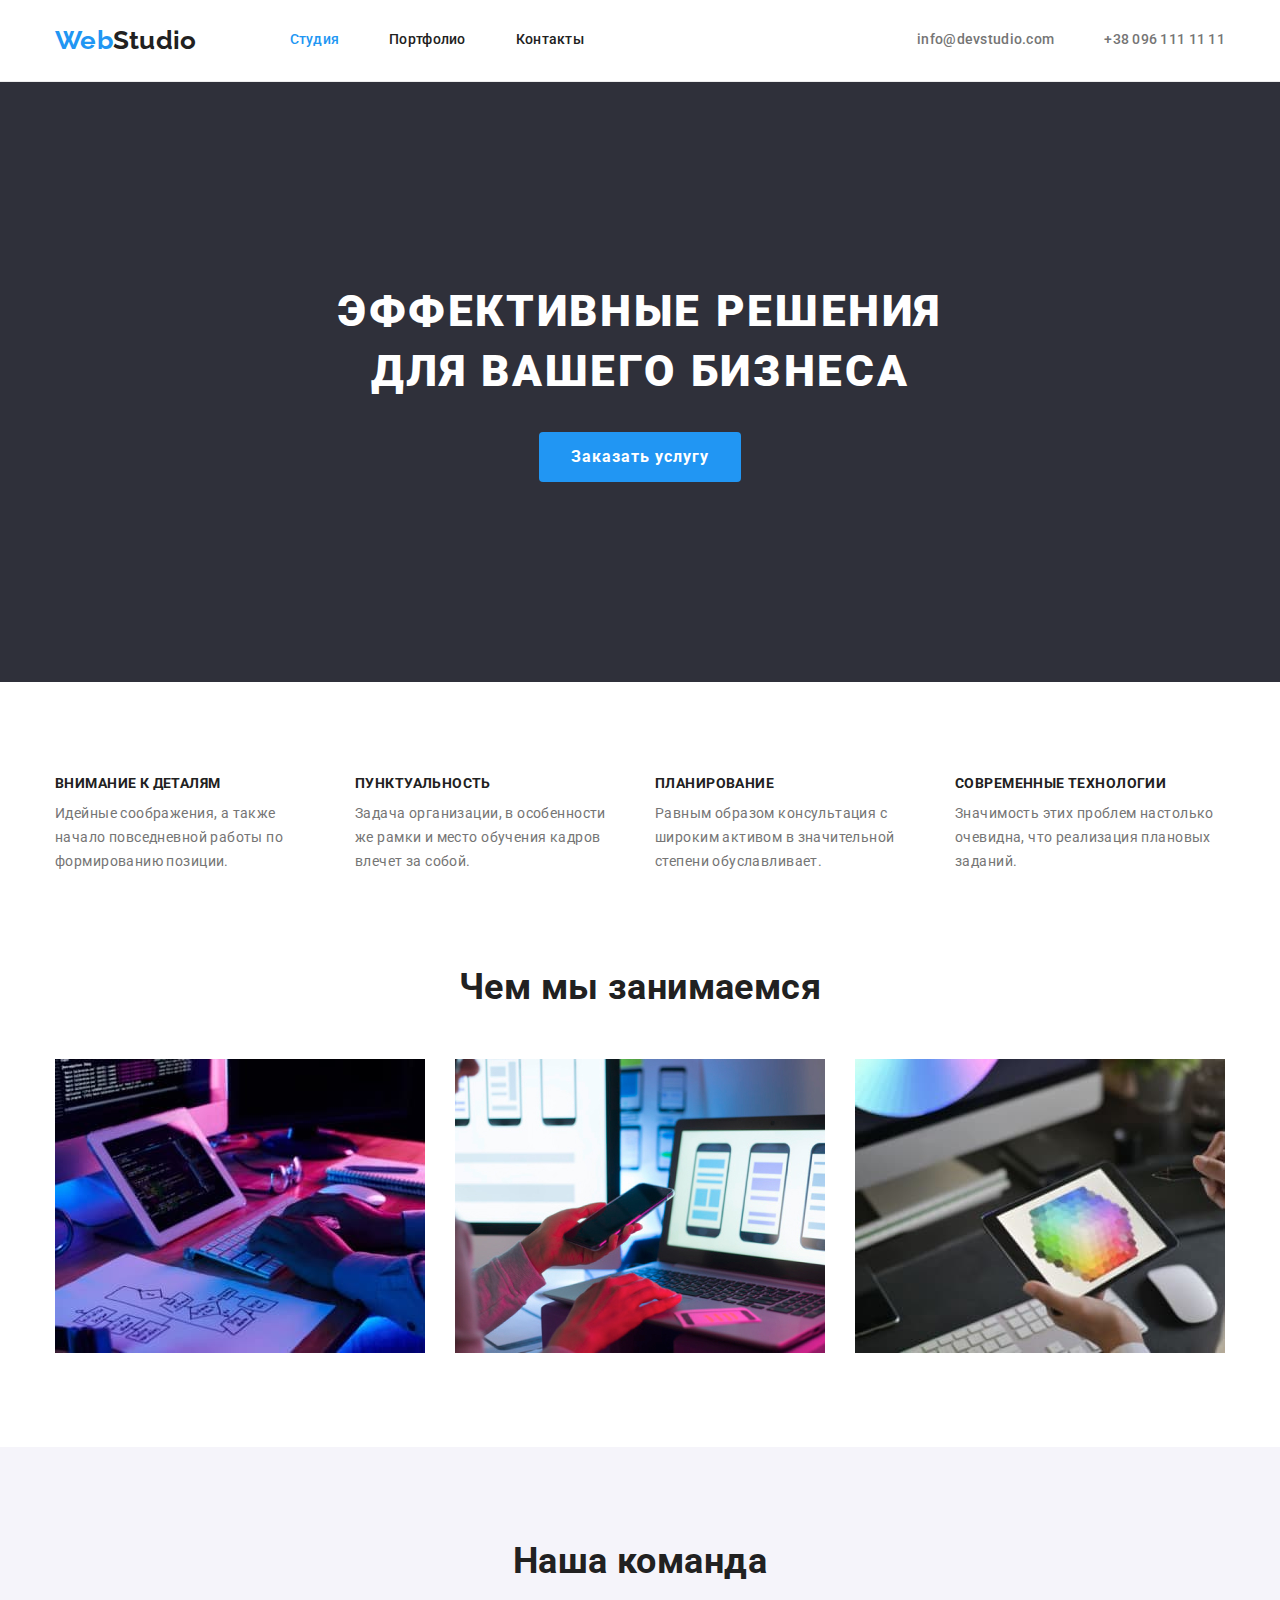
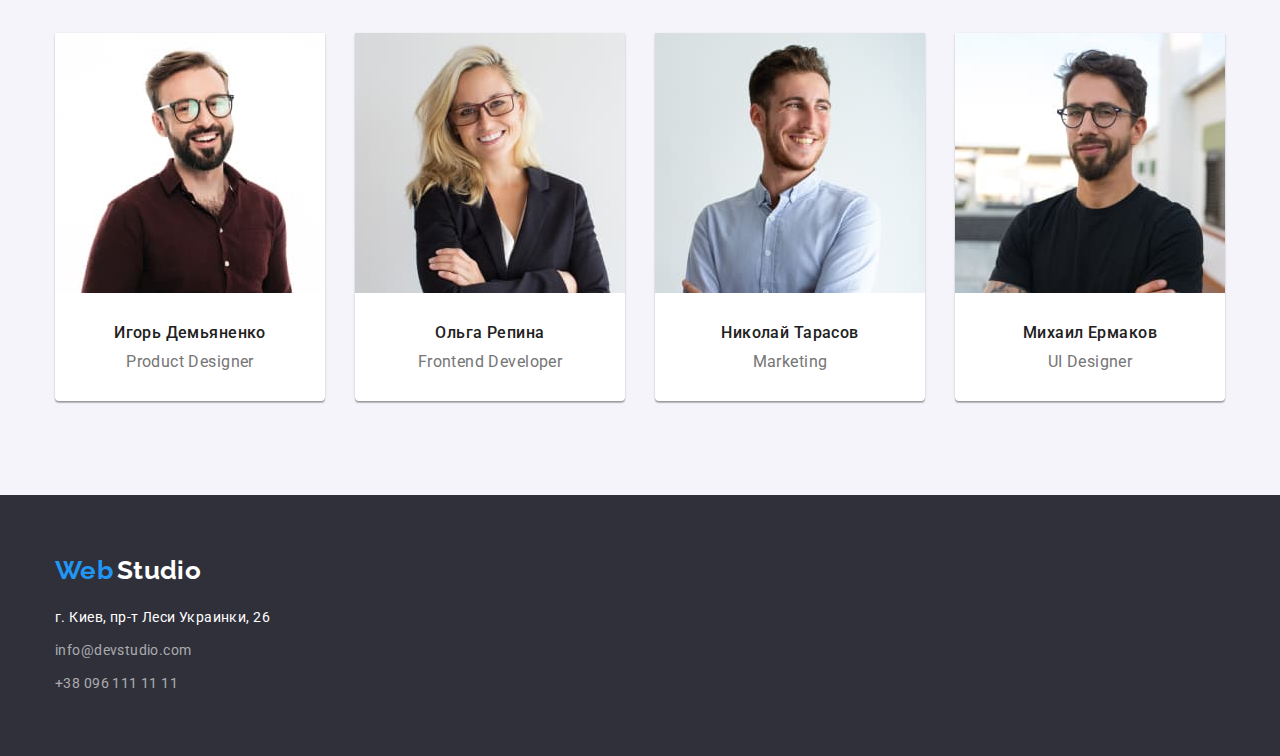
<file: index.html>
<!DOCTYPE html>
<html lang="ru">
<head>
    <meta charset="UTF-8">
    <meta http-equiv="X-UA-Compatible" content="IE=edge">
    <meta name="viewport" content="width=device-width, initial-scale=1.0">
    <title>Web Studio</title>
    <link rel="stylesheet" href="https://cdnjs.cloudflare.com/ajax/libs/modern-normalize/1.0.0/modern-normalize.min.css" />

    <link rel="preconnect" href="https://fonts.googleapis.com">
    <link rel="preconnect" href="https://fonts.gstatic.com" crossorigin>

    <link href="https://fonts.googleapis.com/css2?family=Raleway:wght@700&family=Roboto:wght@400;500;700;900&display=swap" rel="stylesheet">

<link rel="stylesheet" href="./css/styles.css">
</head>
<body>
   
        <header class="page-header">
            <div class="container main-nav">
                <nav class="header-nav">
                    <a href="index.html" class="page-logo link"><span class="logo-active">Web</span><span
                            class="logo">Studio</span></a>
                
                    <ul class="site-nav">
                        <li class="item"><a href="./index.html" class="link current">Студия</a></li>
                        <li class="item"><a href="./portfolio.html" class="link ">Портфолио</a></li>
                        <li class="item"><a href="" class="link">Контакты</a></li>
                    </ul>
                </nav>
                
                    <ul class="auth-nav">
                        <li class="item"><a href="mail:info@devstudio.com" class="link">info@devstudio.com </a></li>
                        <li class="item"><a href="tel:+380961111111" class="link">+38 096 111 11 11 </a></li>
                    </ul>
                
            </div>
           
        
        </header>
       
    <main>
        <section class="hero">
            <div class="container">
                <h1 class="hero-title">Эффективные решения для вашего бизнеса</h1>
                <button type="button" class="hero-btn"> Заказать услугу </button>
            </div>
        </section>

        

        <section class="section benefits">
            <div class="container">
                <h2 class=" visually-hidden">Преимущества</h2>
                <ul class="section-list">
                    <li class="item">
                        <h3 class="title">Внимание к деталям</h3>
                        <p class="text">Идейные соображения, а также начало повседневной работы по формированию позиции.</p>
                    </li>
                    <li class="item">
                        <h3 class="title">Пунктуальность</h3>
                        <p class="text">Задача организации, в особенности же рамки и место обучения кадров влечет за собой.</p>
                    </li>
                    <li class="item">
                        <h3 class="title">Планирование</h3>
                        <p class="text">Равным образом консультация с широким активом в значительной степени обуславливает.</p>
                    </li>
                    <li class="item">
                        <h3 class="title">Современные технологии</h3>
                        <p class="text">Значимость этих проблем настолько очевидна, что реализация плановых заданий.</p>
                    </li>
                </ul>
            </div>
        </section>

        <section class="section works">
            <div class="container">
            
                <h2 class="works-title">Чем мы занимаемся</h2>
                <ul class="works-list">
                    <li class="item"><img src="./images/img1.jpg" alt="Человек печатает на клавиатуре" width="370" height="294"></li>
                    <li class="item"><img src="./images/img2.jpg" alt="Человек работает с ноутбуком" width="370" height="294"></li>
                    <li class="item"><img src="./images/img3.jpg" alt="Человек работает с планшетом" width="370" height="294"></li>
                </ul>
            </div>
        </section>

        <section class="section team">
              <div class="container">
                <h2 class="team-title">Наша команда</h2>
                <ul class="team-list">
                    <li class="item">
                        <img src="./images/photo-1.jpg" alt="Куратор" class="imag">
                        <h3 class="title">Игорь Демьяненко</h3>
                        <p lang="en" class="text">Product Designer</p>
                    </li>
                    <li class="item">
                        <img src="./images/photo-2.jpg" alt="Разработчик" class="imag">
                        <h3 class="title">Ольга Репина</h3>
                        <p lang="en" class="text">Frontend Developer</p>
                    </li>
                    <li class="item">
                        <img src="./images/photo-3.jpg" alt="Маркетолог" class="imag">
                        <h3 class="title">Николай Тарасов</h3>
                        <p lang="en" class="text">Marketing</p>
                    </li>
                    <li class="item">
                        <img src="./images/photo-4.jpg" alt="Дизайнер" class="imag">
                        <h3 class="title">Михаил Ермаков</h3>
                        <p lang="en" class="text">UI Designer</p>
                    </li>
                </ul>

           
      
              </div>      
                
            
        </section>
    </main>

<footer class="group">
    <div class="container">
        <a href="index.html" class="foot-logo link"> <span class="logo-active">Web</span> <span class="logo">Studio</span></a>
        <address class="place">
            <ul class="menu">
                <li class="item"><a href="https://goo.gl/maps/wAKZmXzCCc5WXMGi8" target="blank" rel="noopener nofollow noreferrer"
                        class="home-link link">
                        г. Киев, пр-т Леси Украинки, 26</a></li>
                <li class="item"><a href="mail:info@devstudio.com" class="link-direction link">info@devstudio.com</a></li>
                <li class="item"><a href="tel:+380961111111" class="link-direction link">+38 096 111 11 11</a></li>
            </ul>
        </address>

    </div>
</footer>

</body>
</html>
</file>
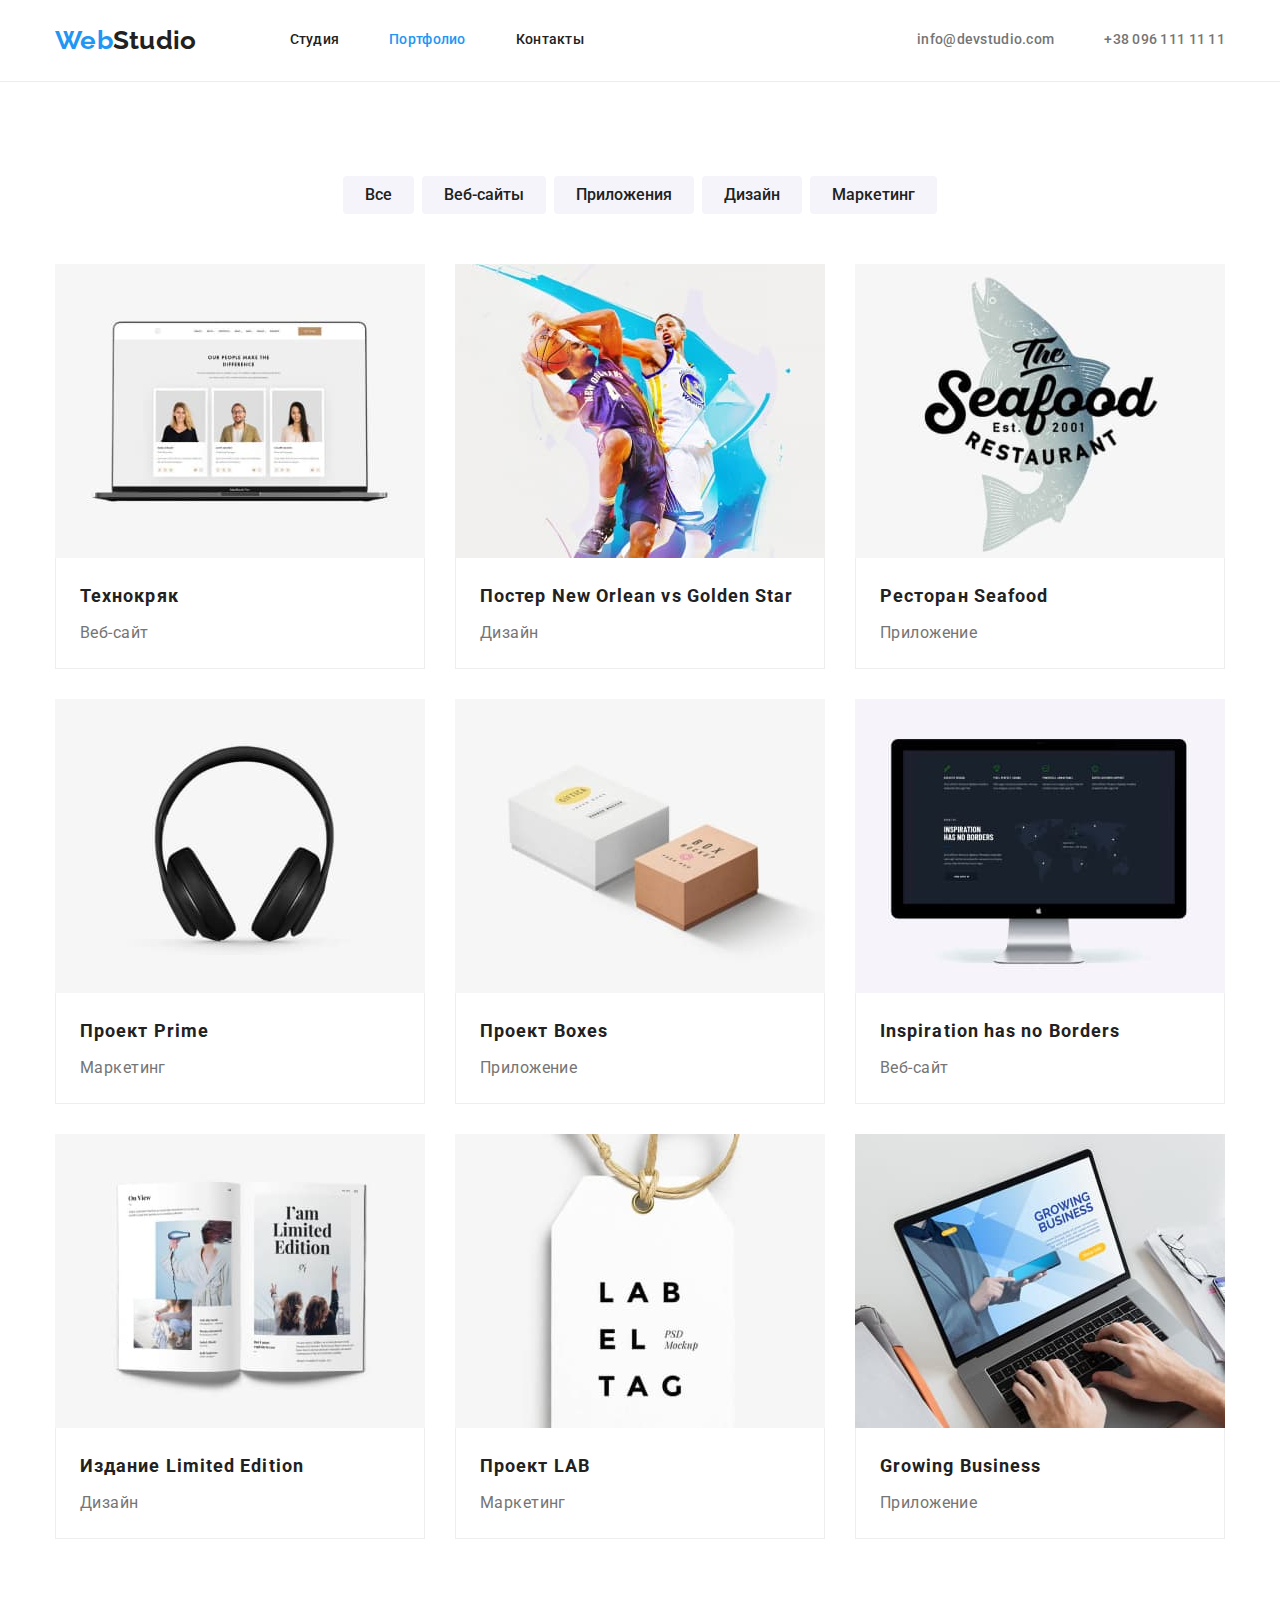
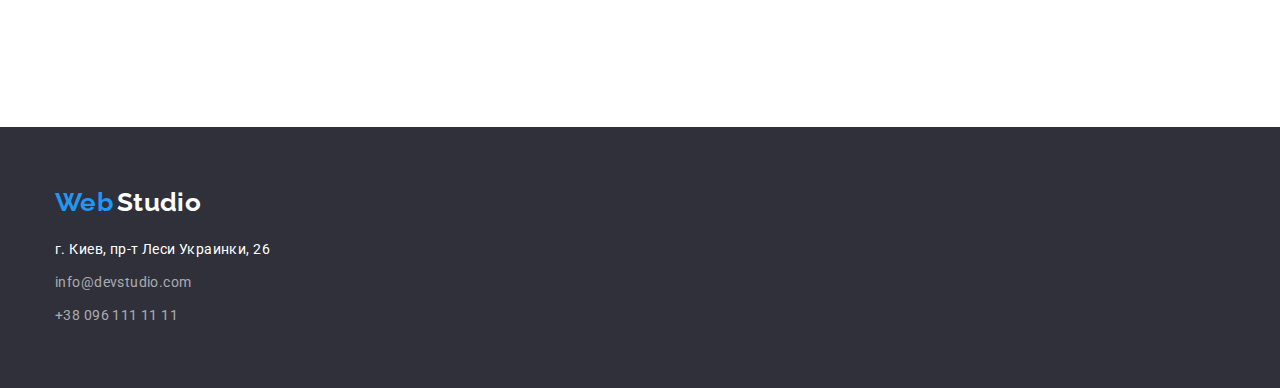
<file: portfolio.html>
<!DOCTYPE html>
<html lang="ru">
<head>
    <meta charset="UTF-8">
    <meta http-equiv="X-UA-Compatible" content="IE=edge">
    <meta name="viewport" content="width=device-width, initial-scale=1.0">
    <title>Web Studio</title>
    <link rel="stylesheet" href="https://cdnjs.cloudflare.com/ajax/libs/modern-normalize/1.0.0/modern-normalize.min.css" />

    <link rel="preconnect" href="https://fonts.googleapis.com">
    <link rel="preconnect" href="https://fonts.gstatic.com" crossorigin>

    <link href="https://fonts.googleapis.com/css2?family=Raleway:wght@700&family=Roboto:wght@400;500;700;900&display=swap"
          rel="stylesheet">
    <link rel="stylesheet" href="./css/styles.css">
    
</head>
<body>
        <header class="page-header">
            <div class="container main-nav">
                <nav class="header-nav">
                    <a href="index.html" class="page-logo link"><span class="logo-active">Web</span><span
                            class="logo">Studio</span></a>
        
                    <ul class="site-nav">
                        <li class="item"><a href="./index.html" class="link">Студия</a></li>
                        <li class="item"><a href="./portfolio.html" class="link current ">Портфолио</a></li>
                        <li class="item"><a href="" class="link">Контакты</a></li>
                    </ul>
                </nav>
        
                <ul class="auth-nav">
                    <li class="item"><a href="mail:info@devstudio.com" class="link">info@devstudio.com </a></li>
                    <li class="item"><a href="tel:+380961111111" class="link">+38 096 111 11 11 </a></li>
                </ul>
        
            </div>
        
        
        </header>

        <main>

         <section class="section">
                
        
             <div class="container">
                 <h1 class="visually-hidden">Портфолио</h1>
                                
                <ul class="btn-list">
                    <li class="item"><button type="button" class="btn">Все</button></li>
                    <li class="item"><button type="button" class="btn">Веб-сайты</button></li>
                    <li class="item"><button type="button" class="btn">Приложения</button></li>
                    <li class="item"><button type="button" class="btn">Дизайн</button></li>
                    <li class="item"><button type="button" class="btn">Маркетинг</button></li>
                 </ul>


                <ul class="port-list">
                    <li class="item">
                        <a href="" class="link">
                            <img src="./images/portfolio-1.jpg" alt="наши люди" width="370">
                               <div class="card">
                                    <h2 class="port-title">Технокряк</h2>
                                    <p class="port-text">Веб-сайт</p>
                               </div> 
                           
                        </a>
                    </li>
                    <li class="item">
                        <a href="" class="link">
                            <img src="./images/portfolio-2.jpg" alt="два баскетболиста" width="370">
                                <div class="card">
                                    <h2 class="port-title">Постер New Orlean vs Golden Star</h2>
                                    <p class="port-text">Дизайн</p>
                                </div>
                            
                        </a>
                    </li>
                    <li class="item">
                        <a href="" class="link">
                            <img src="./images/portfolio-3.jpg" alt="ресторан морепродуктов" width="370">
                                <div class="card">
                                    <h2 class="port-title">Ресторан Seafood</h2>
                                    <p class="port-text">Приложение</p>
                                </div>
                           
                        </a>
                    </li>
                    <li class="item">
                        <a href="" class="link">
                            <img src="./images/portfolio-4.jpg" alt="наушники" width="370">
                                <div class="card">
                                    <h2 class="port-title">Проект Prime</h2>
                                    <p class="port-text">Маркетинг</p>
                                </div>
                            
                        </a>
                    </li>
                    <li class="item">
                        <a href="" class="link">
                            <img src="./images/portfolio-5.jpg" alt="две коробки" width="370">
                                <div class="card">
                                    <h2 class="port-title">Проект Boxes</h2>
                                    <p class="port-text">Приложение</p>
                                </div>
                            
                        </a>
                    </li>
                    <li class="item">
                        <a href="" class="link">
                            <img src="./images/portfolio-6.jpg" alt="монитор" width="370">
                                <div class="card">
                                    <h2 class="port-title">Inspiration has no Borders</h2>
                                    <p class="port-text">Веб-сайт</p>
                                </div>
                            
                        </a>
                    </li>
                    <li class="item">
                        <a href="" class="link">
                            <img src="./images/portfolio-7.jpg" alt="книга" width="370">
                                <div class="card">
                                    <h2 class="port-title">Издание Limited Edition</h2>
                                    <p class="port-text">Дизайн</p>
                                </div>
                           
                        </a>
                    </li>
                    <li class="item">
                        <a href="" class="link">
                            <img src="./images/portfolio-8.jpg" alt="бирка" width="370">
                                <div class="card">
                                    <h2 class="port-title">Проект LAB</h2>
                                    <p class="port-text">Маркетинг</p>
                                </div>
                            
                        </a>
                    </li>
                    <li class="item">
                        <a href="" class="link">
                            <img src="./images/portfolio-9.jpg" alt="ноутбук" width="370">
                                <div class="card">
                                    <h2 class="port-title">Growing Business</h2>
                                    <p class="port-text">Приложение</p>
                                </div>
                         
                        </a>
                    </li>
                </ul>
             </div> 
            </section>
        </main>

    <footer class="group">
        <div class="container">
            <a href="index.html" class="foot-logo link"> <span class="logo-active">Web</span> <span
                    class="logo">Studio</span></a>
            <address class="place">
                <ul class="menu">
                    <li class="item"><a href="https://goo.gl/maps/wAKZmXzCCc5WXMGi8" target="blank"
                            rel="noopener nofollow noreferrer" class="home-link link">
                            г. Киев, пр-т Леси Украинки, 26</a></li>
                    <li class="item"><a href="mail:info@devstudio.com" class="link-direction link">info@devstudio.com</a>
                    </li>
                    <li class="item"><a href="tel:+380961111111" class="link-direction link">+38 096 111 11 11</a></li>
                </ul>
            </address>
    
        </div>
    </footer>
</body>
</html>
</file>
<file: css/styles.css>
:root{
    --primary-text-color: #757575;
    --title-text-color:#212121;
    --accent-color:#2196F3;
    --second-accent-color:#188CE8;
    --white-text-color: #FFFFFF;
    --primary-background-color:#FFFFFF; 
    --second-background-color:#2F303A;
    --third-background-color:#F5F4FA;
    --footer-color:rgba(255, 255, 255, 0.6);
}

body{
    font-family: 'Roboto',sans-serif;
    background-color: var(--primary-background-color);
    color: var(--primary-text-color);
    font-size: 14px;
    letter-spacing: 0.03em;
    
}
img{
    display: block;
    min-width: 100%;
    height: auto;
}

ul{
    padding: 0;
    margin: 0;
    list-style: none;
}

h1,
h2,
h3,
h4,
h5,
h6,
p{
    margin: 0;
    padding: 0;
}

.link{
    text-decoration: none;
}

.container {
    width: 1200px;
    margin: 0 auto;
    padding: 0 15px;

    /* outline: 2px solid tomato; */
}

.section {
    padding: 94px 0;
}
/* ---------------------logo----------------- */
.page-logo:focus{
    color: var(--accent-color);
}

.page-logo{
    padding-top: 25px;
    padding-bottom: 25px;
}

.logo-active{
    color: var(--accent-color);

    font-family:'Raleway',sans-serif;
    font-weight: 700;
    font-size: 26px;
    line-height: 1.19;
}

.logo{
    color: var(--title-text-color);

    font-family:'Raleway',sans-serif;
    font-weight: 700;
    font-size: 26px;
    line-height: 1.19; 
}
/* --------------------header-------------------- */

.page-header{
    border-bottom: 1px solid #ECECEC;

    font-weight: 500;
    line-height: 1.14;
    letter-spacing: 0.02em;
}

/* main-nav */
.main-nav{
    display: flex;
    align-items: center;
}

.header-nav{
    display: flex;
}

.site-nav .link {
    display: block;
    padding-top: 32px;
    padding-bottom: 32px;

    color: var(--title-text-color);
}

.site-nav{
    display: flex;
    margin-left: 93px;
}

.site-nav .item+ .item{
    margin-left: 50px;
}

/* auth-nav */

.auth-nav{
    padding-top: 32px;
    padding-bottom: 32px;
    display: flex;
 
    margin-left: auto;
}

.auth-nav .item+.item{
    margin-left: 50px;
}

.auth-nav .link {
    padding-top: 32px;
    padding-bottom: 32px;

    color: var(--primary-text-color);
}

.site-nav .link:hover,
.site-nav .link:focus,
.auth-nav .link:focus,
.auth-nav .link:hover {
    color: var(--accent-color);     
}

.site-nav .current{
    color: var(--accent-color);
}

/* ---------------hero--------------------- */
.hero{
    background-color:var(--second-background-color);
}

.hero{
    padding-top: 200px;
    padding-bottom: 200px;
    text-align: center;
}

.hero-title{
    width: 696px;
    margin: 0 auto;
    margin-bottom: 30px;

    color: var(--white-text-color); 

    font-weight: 900;
    font-size: 44px;
    line-height: 1.36;
    letter-spacing: 0.06em;
    text-transform: uppercase;
    
}

.hero-btn{
    padding: 10px 32px;
    border-radius: 4px;
    border: none;

    background-color: var(--accent-color);
    color: var(--white-text-color);

    font-weight: 700;
    font-size: 16px;
    line-height: 1.88;
    letter-spacing: 0.06em;

    font-family: inherit;
    cursor: pointer;
   }

.hero-btn:hover, 
.hero-btn:focus{
    background-color: var(--second-accent-color);
}

/* -----------------visually-hidden------------------- */
.visually-hidden{
    position: absolute;
    width: 1px;
    height: 1px;
    margin: -1px;
    border: 0;
    padding: 0;
    clip: rect(0 0 0 0);
    overflow: hidden;
}
/* --------------benefits--------------------------- */

.benefits,
.works{
    background-color:var(--primary-background-color);
}

.section-list{
    display: flex;
}

.section-list .item+.item{
    margin-left: 30px;
}

.benefits .title{
    margin-bottom: 10px;

    color:var(--title-text-color);

    font-size: 14px;
    font-weight: 700;
    line-height: 1.14;
    text-transform: uppercase;
}

.benefits .text{
    width: 270px;
    color: var(--primary-text-color);

    line-height: 1.71;
}

.benefits {
    padding: 94px 0;
    text-align: left;
 }

 .benefits{
     padding-bottom: 0;
 }
/* ----------------works-------------------------- */

.team-title,
.works-title{
    margin-bottom: 50px;

    color: var(--title-text-color);

    font-weight: 700;
    font-size: 36px;
    line-height: 1.16;
    text-align: center; 
}
.works-list{
    display: flex;
}

.works-list .item+.item{
    margin-left: 30px;
}
.works{
    padding: 94px 0;
}
/* ----------------team----------------------------- */

.team{
    padding: 94px 0;

    background-color: var(--third-background-color);
}

.imag{
    margin-bottom: 30px;
}

.team .title {
   
    margin-bottom: 10px;

    font-weight: 500;
    font-size: 16px;
    line-height: 1.19;
     text-align: center;
    color: var(--title-text-color); 
}

.team-list{
    display: flex;
}

.team-list .item+.item{
    margin-left: 30px;
}

.team-list .item{
    background-color: var(--white-text-color);
    box-shadow: 0px 1px 3px rgba(0, 0, 0, 0.12),
    0px 1px 1px rgba(0, 0, 0, 0.14),
    0px 2px 1px rgba(0, 0, 0, 0.2);
    border-radius: 0px 0px 4px 4px;

    width: 270px;
    height: 368px;
    left: 215px;
    top: 1635px;
}

.team .text{
    
    margin-bottom: 30px;
    font-weight: 400;
    font-size: 16px;
    line-height: 1.19;
    text-align: center;
    color:var(--primary-text-color);
}
/* -------------footer-------------- */
.group {
    padding-top: 60px;
    padding-bottom: 60px;
    background-color: var(--second-background-color);
}

.group .logo{
    color: var(--white-text-color);
}

 .group .foot-logo{
    
    padding-bottom: 0;
    margin-bottom: 20px;
    display: block;
}

.menu .item+.item{
    margin-top: 9px;
}

.place {
    font-style: normal;
    
}
.menu .link-direction {
    color: var(--footer-color);
}

.link-direction,
.home-link{
    line-height: 1.71;
}
.menu .link-direction:hover,
.menu .link-direction:focus{
    color: var(--accent-color);
}

.menu .home-link{
    color: var(--white-text-color);
}

/* --------------portfolio------------------ */

.btn-list{
    margin-bottom: 50px;
    display: flex;
    justify-content: center;

}

.btn-list .item+.item{
    margin-left: 8px;
}

.btn{
    
    display: flex;
    border-radius: 4px;  
    border: none; 
    padding: 6px 22px;

    color: var(--title-text-color);
    background-color: var(--third-background-color);
    /* box-shadow: 0px 3px 1px rgba(0, 0, 0, 0.1),
    0px 1px 2px rgba(0, 0, 0, 0.08),
    0px 2px 2px rgba(0, 0, 0, 0.12); */


    font-family: inherit;
    font-weight: 500;
    font-size: 16px;
    line-height: 1.62;
    text-align: center;
 
    cursor: pointer;
    
}

.btn:hover,
.btn:focus{
    color: var(--white-text-color);
    background-color:var(--accent-color)
}
/* ------------section-------------- */
.port-list{
    padding-bottom: 94px;
    display: flex;
    flex-wrap: wrap;
}

.port-list .item{
    display: flex;
    flex-basis: calc(100% / 3 - 30px);
    margin-left: 30px;
    margin-bottom: 30px;
}

.port-list .item:nth-child(3n+1){
    margin-left: 0;
    
}
.port-list .item:nth-last-child(-n+3){
    margin-bottom: 0;
    
}
.card{
    padding: 20px 24px;
    border-right: 1px solid #EEEEEE;
    border-bottom: 1px solid #EEEEEE;
    border-left: 1px solid #EEEEEE;

}
.port-title{
 
    margin-bottom: 4px;

    font-weight: 700;
    font-size: 18px;
    line-height: 2;
    letter-spacing: 0.06em;
    color: var(--title-text-color);
}
.port-text{
  
    font-size: 16px;
    line-height: 1.88;
    color: var(--primary-text-color);
}
</file>
